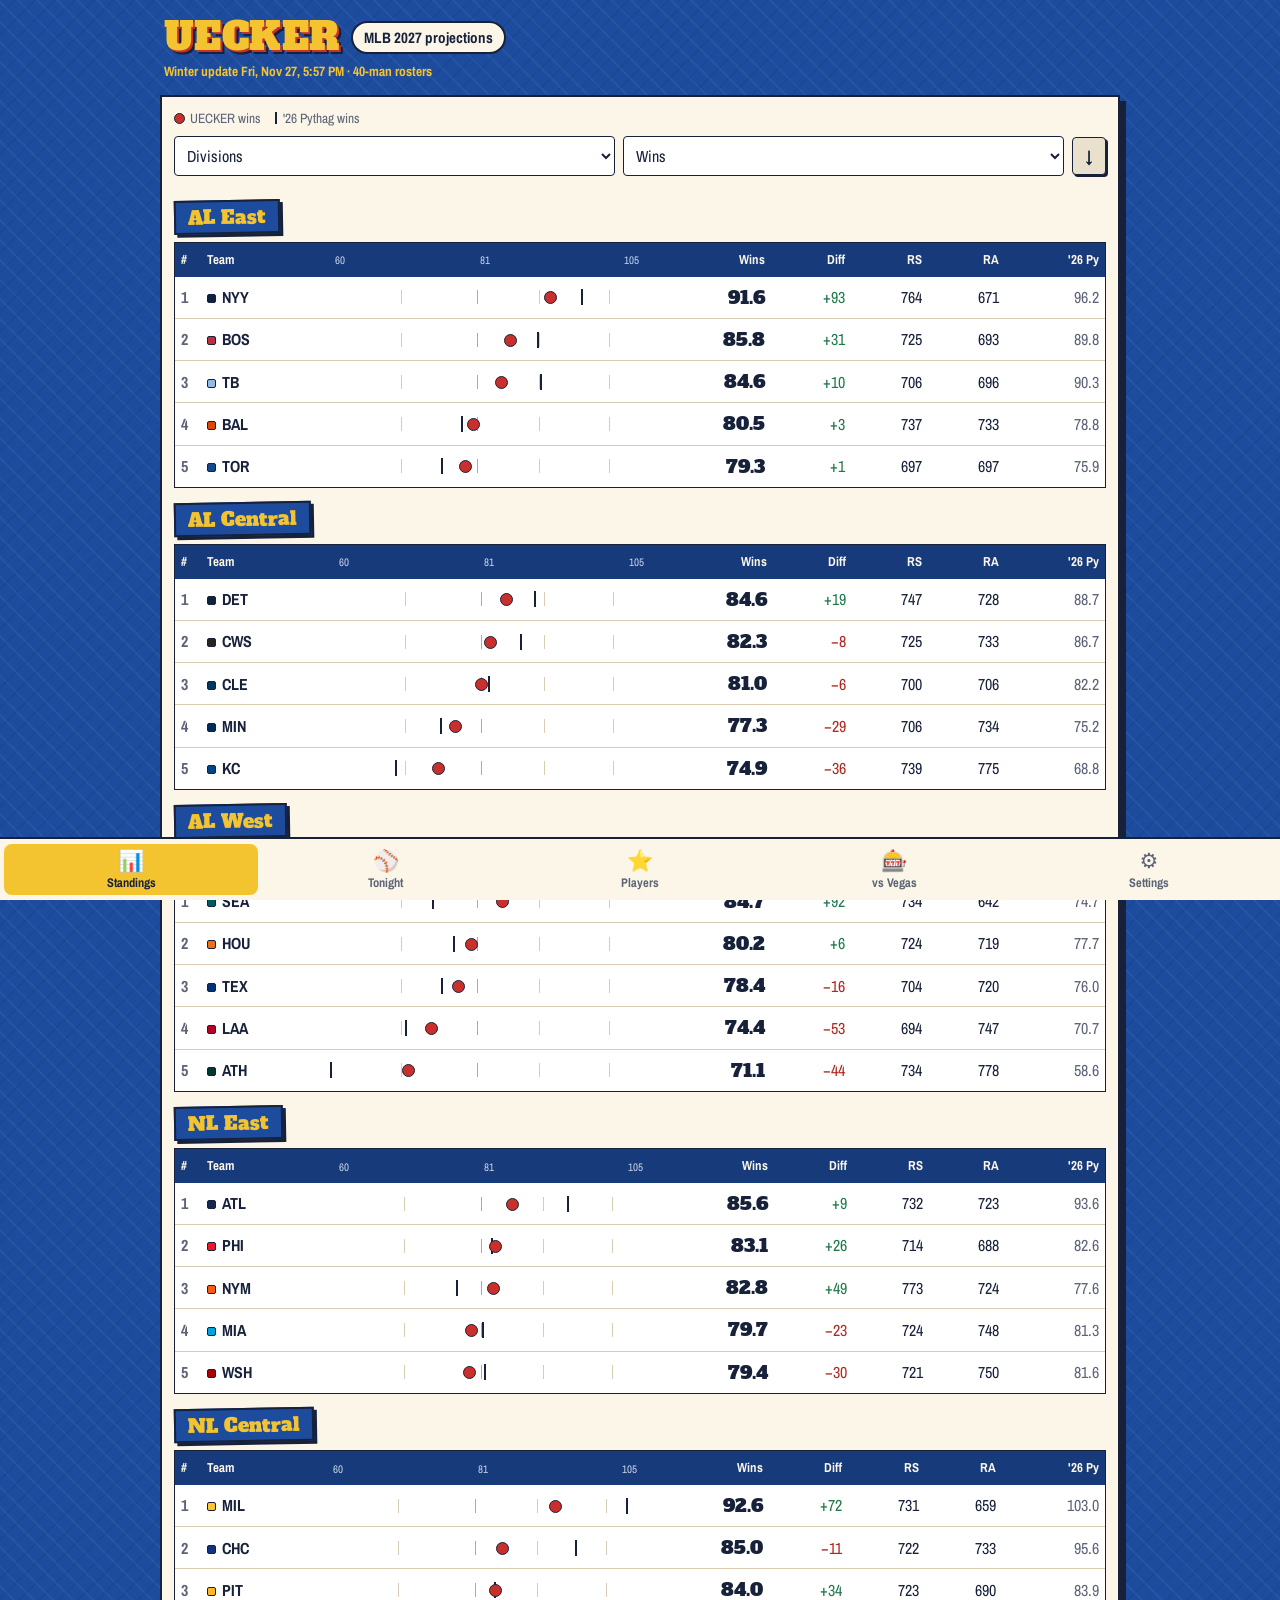
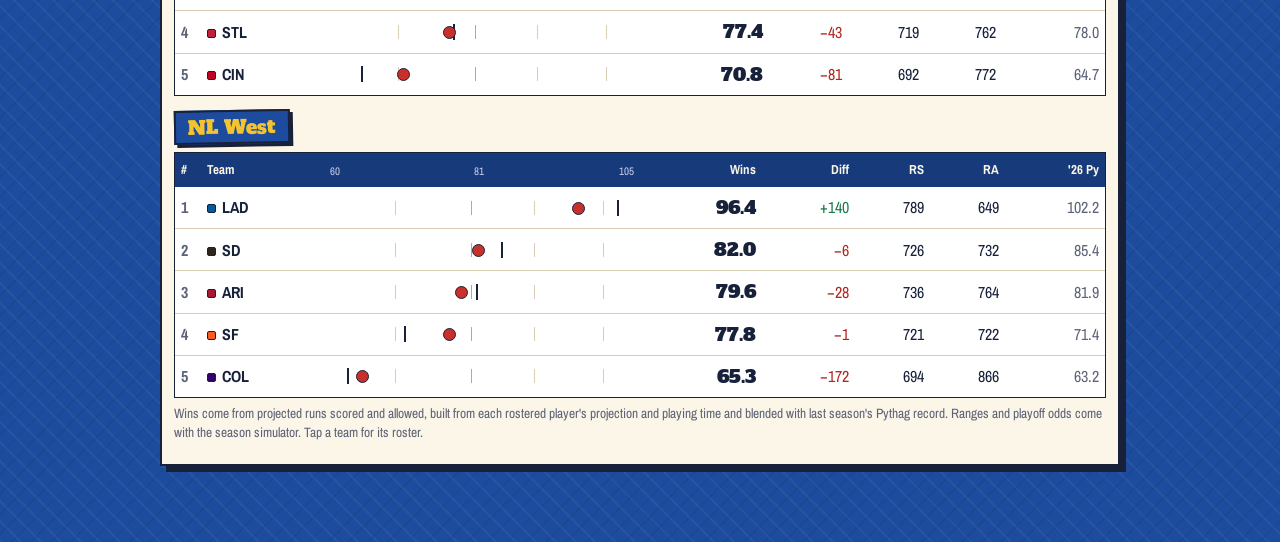
<file: site/index.html>
<!doctype html>
<html lang="en">
<head>
<meta charset="utf-8">
<meta name="viewport" content="width=device-width, initial-scale=1, viewport-fit=cover">
<meta name="theme-color" content="#163A7A">
<meta name="color-scheme" content="light">
<title>UECKER '27: MLB projections</title>
<link rel="manifest" href="manifest.webmanifest">
<link rel="apple-touch-icon" href="icons/apple-touch-icon.png">
<link rel="preconnect" href="https://fonts.googleapis.com">
<link rel="preconnect" href="https://fonts.gstatic.com" crossorigin>
<link href="https://fonts.googleapis.com/css2?family=Alfa+Slab+One&family=Archivo+Narrow:wght@400;700&family=Courier+Prime:wght@400;700&display=swap" rel="stylesheet">
<style>
/* UECKER app. Layout follows JIMBO (header, framed panel, bottom tab bar, tables, detail tiles); colours are UECKER's own
   80s wax-pack blue, card-stock yellow and ink. No real card-maker marks, team logos or photos. */
:root{
  --wax:#1D4C9E; --wax-dk:#163A7A; --ink:#17213A; --stock:#E9E1CC; --paper:#FBF6E8; --rule:#D8CDB2; --muted:#5E6478;
  --yellow:#F4C430; --red:#C8302C; --pos:#1F7A4A; --neg:#B3261E; --wood:#5B3A22;
  --slab:"Alfa Slab One",Rockwell,"Roboto Slab",Georgia,serif;
  --body:"Archivo Narrow","Arial Narrow",system-ui,sans-serif;
  --type:"Courier Prime","Courier New",monospace;
  --navh:64px;
}
*{box-sizing:border-box}
html{-webkit-text-size-adjust:100%}
body{margin:0;min-height:100vh;color:var(--ink);font-family:var(--body);font-size:16px;line-height:1.4;padding-bottom:calc(var(--navh) + env(safe-area-inset-bottom) + 12px);
  background:var(--wax);
  background-image:repeating-linear-gradient(45deg,rgba(255,255,255,.045) 0 2px,transparent 2px 14px),
                   repeating-linear-gradient(-45deg,rgba(0,0,0,.06) 0 2px,transparent 2px 14px);}
a{color:inherit}
button,select,input{font:inherit;color:inherit}
:focus-visible{outline:3px solid var(--yellow);outline-offset:2px}
[hidden]{display:none !important}
.pos{color:var(--pos)}.neg{color:var(--neg)}

/* ---------- header ---------- */
header{max-width:980px;margin:0 auto;padding:18px 14px 4px;color:var(--paper)}
h1{margin:0 0 6px;display:flex;align-items:center;flex-wrap:wrap;gap:8px 12px}
.brand{font-family:var(--slab);font-weight:400;font-size:38px;line-height:1;letter-spacing:.01em;color:var(--yellow);text-decoration:none;
  text-shadow:2px 2px 0 var(--red),4px 4px 0 var(--ink)}
.h1sub{font-family:var(--body);font-weight:700;font-size:15px;background:var(--paper);color:var(--ink);padding:4px 11px;border-radius:999px;border:2px solid var(--ink)}
.fresh{font-size:13.5px;font-weight:700;color:var(--yellow);margin:0 0 10px}

/* ---------- framed panel ---------- */
main{max-width:980px;margin:0 auto;padding:0 10px}
.panel{background:var(--paper);border:2px solid var(--ink);box-shadow:6px 6px 0 var(--ink);padding:12px 12px 16px;min-height:60vh}
h2.sec{display:inline-block;font-family:var(--slab);font-weight:400;font-size:19px;line-height:1.1;margin:14px 0 8px;padding:5px 12px 4px;
  background:var(--wax);color:var(--yellow);border:2px solid var(--ink);box-shadow:3px 3px 0 var(--ink);transform:rotate(-1deg)}
h2.sec:first-child{margin-top:2px}
.note{font-size:13.5px;color:var(--muted);margin:6px 0}
.legend{display:flex;flex-wrap:wrap;gap:4px 14px;font-size:13.5px;color:var(--muted);margin:0 0 8px}
.lg-dot{display:inline-block;width:11px;height:11px;border-radius:50%;background:var(--red);border:1.5px solid var(--ink);vertical-align:-1px;margin-right:5px}
.lg-tick{display:inline-block;width:2px;height:12px;background:var(--ink);vertical-align:-1px;margin-right:6px}

/* ---------- controls ---------- */
.tools{display:flex;flex-wrap:wrap;gap:8px;align-items:center;margin:0 0 10px}
.tools select,.tools input{border:1.5px solid var(--ink);border-radius:4px;background:#fff;padding:7px 8px;font-size:16px;min-width:0}
.tools input{flex:1 1 160px}
.tools select{flex:1 1 130px}
.btn{border:1.5px solid var(--ink);border-radius:4px;background:var(--stock);padding:7px 12px;font-weight:700;cursor:pointer;box-shadow:2px 2px 0 var(--ink)}
.btn:active{transform:translate(1px,1px);box-shadow:1px 1px 0 var(--ink)}
.more{display:block;margin:12px auto 0}
.seg{display:inline-flex;border:1.5px solid var(--ink);border-radius:5px;overflow:hidden;margin:0 0 10px}
.seg button{border:0;background:#fff;padding:7px 12px;font-weight:700;cursor:pointer}
.seg button+button{border-left:1.5px solid var(--ink)}
.seg button[aria-pressed=true]{background:var(--ink);color:var(--yellow)}
.count{font-size:13.5px;color:var(--muted)}

/* ---------- tables ---------- */
.tbl{overflow-x:auto;border:1.5px solid var(--ink);background:#fff}
table{border-collapse:collapse;width:100%;font-variant-numeric:tabular-nums}
th{font-size:13px;font-weight:700;text-align:right;padding:8px 6px;background:var(--wax-dk);color:var(--paper);white-space:nowrap;vertical-align:bottom}
th button{background:none;border:0;padding:0;font-weight:700;cursor:pointer;color:inherit}
th[aria-sort] button{color:var(--yellow);text-decoration:underline;text-underline-offset:3px}
td{padding:8px 6px;text-align:right;border-bottom:1px solid var(--rule);vertical-align:middle}
tbody tr:last-child td{border-bottom:0}
.l{text-align:left}
td.rk{color:var(--muted);font-weight:700;width:26px}
.tm{font-weight:700;white-space:nowrap}
.tm a,.nm a{text-decoration:none}
.tm a:hover,.nm a:hover{text-decoration:underline}
.chip{display:inline-block;width:9px;height:9px;border-radius:2px;margin-right:6px;background:var(--tc);border:1px solid var(--ink);vertical-align:0}
.w{font-family:var(--slab);font-weight:400;font-size:18px}
.nm{font-weight:700}
.nm .sub{display:block;font-weight:400;font-size:13px;color:var(--muted)}
.big{font-weight:700;font-size:17px}
.dim{color:var(--muted)}
/* wins dot chart */
td.ch{width:34%;min-width:110px;padding-left:2px;padding-right:2px}
.chart{position:relative;height:18px}
.chart .gl{position:absolute;top:2px;bottom:2px;width:1px;background:var(--rule)}
.chart .gl.mid{background:#B7AA88}
.chart .dot{position:absolute;top:3px;width:13px;height:13px;margin-left:-6.5px;border-radius:50%;background:var(--red);border:1.5px solid var(--ink)}
.chart .py{position:absolute;top:1px;bottom:1px;width:2px;margin-left:-1px;background:var(--ink)}
.axis{display:flex;justify-content:space-between;font-weight:400;font-size:11px;color:#C9D3EC}
@media (max-width:520px){.hide-s{display:none}}

/* ---------- detail views ---------- */
.pvtop{display:flex;justify-content:space-between;align-items:center;margin:0 0 6px}
.back{font-weight:700;text-decoration:none;color:var(--wax)}
.pvname{font-family:var(--slab);font-weight:400;font-size:30px;line-height:1.05;margin:4px 0 2px}
.pvsub{color:var(--muted);margin:0 0 12px}
.stripe{height:8px;background:var(--tc);border:1.5px solid var(--ink);margin:0 0 10px}
.tiles{display:grid;grid-template-columns:repeat(auto-fill,minmax(150px,1fr));gap:10px;margin:0 0 12px}
.tile{border:1.5px solid var(--ink);background:#fff;box-shadow:3px 3px 0 var(--ink);padding:8px 10px 9px}
.tile .k{font-size:13.5px;color:var(--muted)}
.tile .v{font-family:var(--slab);font-weight:400;font-size:28px;line-height:1.1}
.tile .s{font-size:12.5px;color:var(--muted)}
/* card-back stat box: the one nod to the cards */
.cardback{background:var(--stock);border:2px solid var(--ink);padding:8px;margin:0 0 10px;
  background-image:radial-gradient(rgba(0,0,0,.05) 1px,transparent 1.2px);background-size:4px 4px}
.cardback .tbl{background:transparent;border:0}
.cardback table{font-family:var(--type);font-size:13px}
.cardback th{background:none;color:var(--ink);border-bottom:1.5px solid var(--ink);padding:3px 4px;font-family:var(--type)}
.cardback td{padding:3px 4px;border:0}
.cardback th:first-child,.cardback td:first-child{text-align:left}
.cardback tr.proj td{background:var(--ink);color:var(--yellow);font-weight:700}
.tv{display:flex;gap:8px;align-items:center;margin-top:8px;background:var(--paper);border:1.5px solid var(--ink);padding:6px 8px;font-size:14px}
.tv svg{flex:none;width:28px;height:28px}

/* ---------- placeholders ---------- */
.ph{border:2px dashed var(--muted);background:#fff;padding:18px 16px;text-align:center}
.ph .ic{font-size:34px;line-height:1}
.ph h3{font-family:var(--slab);font-weight:400;font-size:20px;margin:8px 0 4px}
.ph p{margin:4px auto;max-width:44ch;color:var(--muted)}
.datebar{display:flex;align-items:center;justify-content:space-between;margin:0 0 12px}
.datebar .btn{width:44px;padding:6px 0;text-align:center}
.datebar .btn[disabled]{opacity:.4;cursor:default}
.datebar b{font-family:var(--slab);font-weight:400;font-size:24px;display:block;text-align:center}
.datebar span{display:block;text-align:center;color:var(--muted);font-size:13.5px}

/* ---------- settings / about ---------- */
.prose{max-width:68ch}
.prose h3{font-family:var(--slab);font-weight:400;font-size:18px;margin:16px 0 4px}
.prose dt{font-weight:700;margin-top:6px}.prose dd{margin:0}
.prose ul{padding-left:20px;margin:4px 0}

/* ---------- bottom nav ---------- */
.bnav{position:fixed;left:0;right:0;bottom:0;z-index:10;display:flex;background:var(--paper);border-top:2px solid var(--ink);
  padding:5px 4px calc(5px + env(safe-area-inset-bottom))}
.bnav a{flex:1;display:flex;flex-direction:column;align-items:center;gap:1px;padding:5px 0 4px;border-radius:8px;text-decoration:none;font-size:12.5px;font-weight:700;color:var(--muted)}
.bnav .ic{font-size:21px;line-height:1.1}
.bnav a[aria-current=page]{background:var(--yellow);color:var(--ink)}
footer{max-width:980px;margin:18px auto 0;padding:0 14px;font-size:13px;color:#C9D3EC}
td.nw{white-space:nowrap}

/* ---------- run breakdown (S14) ---------- */
.bdcm{font-family:var(--type);font-size:15px;margin:2px 0 8px;padding:6px 10px;background:var(--stock);border-left:4px solid var(--red)}
.bd{border:1.5px solid var(--ink);background:#fff;padding:4px 10px}
.bdr{display:grid;grid-template-columns:7.5em 1fr 4em;align-items:center;gap:8px;padding:5px 0;border-bottom:1px solid var(--rule)}
.bdr:last-child{border-bottom:0}
.bdr.tot{font-weight:700;border-top:1.5px solid var(--ink)}
.bdk{font-weight:700;font-size:14.5px}
.bdv{text-align:right;font-variant-numeric:tabular-nums;font-weight:700}
.bdbar{position:relative;height:12px;background:linear-gradient(var(--rule),var(--rule)) center/1.5px 100% no-repeat}
.bdbar i{position:absolute;top:0;bottom:0;border:1px solid var(--ink)}
.bdbar i.p{background:var(--pos)}.bdbar i.n{background:var(--neg)}

</style>
</head>
<body>
<header>
  <h1><a class="brand" href="#/standings">UECKER</a><span class="h1sub">MLB 2027 projections</span></h1>
  <p class="fresh" id="fresh"></p>
</header>
<main><section class="panel" id="view" aria-live="polite"><p class="note">Loading the 2027 projections…</p></section></main>
<nav class="bnav" aria-label="Sections">
  <a href="#/standings" data-sec="standings" aria-current="page"><span class="ic" aria-hidden="true">📊</span>Standings</a>
  <a href="#/tonight" data-sec="tonight"><span class="ic" aria-hidden="true">⚾</span>Tonight</a>
  <a href="#/players" data-sec="players"><span class="ic" aria-hidden="true">⭐</span>Players</a>
  <a href="#/vegas" data-sec="vegas"><span class="ic" aria-hidden="true">🎰</span>vs Vegas</a>
  <a href="#/settings" data-sec="settings"><span class="ic" aria-hidden="true">⚙️</span>Settings</a>
</nav>
<script>
// UECKER app: JIMBO-style layout. Standings, Tonight (placeholder), Players, vs Vegas, Settings; team and player views.
// Reads data/teams.json, players.json, meta.json (pipeline/export_app.py).
(() => {
'use strict';
// team colour (chip / stripe only; no logos)
const TC = {ARI:'#A71930',ATL:'#13274F',BAL:'#DF4601',BOS:'#BD3039',CHC:'#0E3386',CWS:'#27251F',CIN:'#C6011F',CLE:'#00385D',
  COL:'#33006F',DET:'#0C2340',HOU:'#EB6E1F',KC:'#004687',LAA:'#BA0021',LAD:'#005A9C',MIA:'#00A3E0',MIL:'#FFC52F',MIN:'#002B5C',
  NYM:'#FF5910',NYY:'#0C2340',ATH:'#003831',PHI:'#E81828',PIT:'#FDB827',SD:'#2F241D',SF:'#FD5A1E',SEA:'#005C5C',STL:'#C41E3A',
  TB:'#8FBCE6',TEX:'#003278',TOR:'#134A8E',WSH:'#AB0003',FA:'#9A9A9A'};
const DIVS = ['AL East','AL Central','AL West','NL East','NL Central','NL West'];
const $ = s => document.querySelector(s);
const esc = s => String(s ?? '').replace(/[&<>"']/g, c => ({'&':'&amp;','<':'&lt;','>':'&gt;','"':'&quot;',"'":'&#39;'}[c]));
const MN = '−';
const sgn = (x, d=1) => x == null ? '—' : (x > 0 ? '+' : x < 0 ? MN : '') + Math.abs(x).toFixed(d);
const pm = (x, d=1) => `<span class="${x > 0.05 ? 'pos' : x < -0.05 ? 'neg' : ''}">${sgn(x, d)}</span>`;
const f3 = x => x == null ? '—' : x.toFixed(3).replace(/^0/, '');
const s3 = x => x == null ? '—' : (x >= 0 ? '+' : MN) + Math.abs(x).toFixed(3).replace(/^0/, '');
const norm = s => s.toLowerCase().normalize('NFD').replace(/[̀-ͯ]/g, '');
let T = [], P = [], M = {}, teamById = {}, byTeam = {}, prevHash = '';
const view = $('#view');

const abOf = p => (teamById[p.t] || {}).ab || 'FA';
const role = p => {
  if (p.k === 'hit') return p.pos === 'TWP' ? 'DH' : (p.pos || '—');
  const last = p.h[p.h.length - 1];
  return last && last[8] / Math.max(1, last[7]) >= 0.5 ? 'SP' : 'RP';
};
const unit = p => p.k === 'hit' ? 'PA' : 'BF';

// ---------- standings
const st = {group: 'div', sort: 'w', desc: true};
const SORTS = {w: ['Wins', t => t.w], rd: ['Run diff', t => t.rd], rs: ['Runs scored', t => t.rs],
               ra: ['Runs allowed', t => -t.ra], py: ["'26 Pythag", t => t.py]};
const LO = 60, HI = 105, xp = w => Math.max(0, Math.min(100, (w - LO) / (HI - LO) * 100));
function chart(t) {
  const gl = [70, 81, 90, 100].map(w => `<i class="gl${w === 81 ? ' mid' : ''}" style="left:${xp(w)}%"></i>`).join('');
  return `<div class="chart" aria-hidden="true">${gl}<i class="py" style="left:${xp(t.py)}%"></i><i class="dot" style="left:${xp(t.w)}%"></i></div>`;
}
function standings() {
  const key = SORTS[st.sort][1];
  const order = [...T].sort((a, b) => st.desc ? key(b) - key(a) : key(a) - key(b));
  const groups = st.group === 'div' ? DIVS.map(d => [d, order.filter(t => t.div === d)])
    : st.group === 'lg' ? [['American League', order.filter(t => t.div.startsWith('AL'))], ['National League', order.filter(t => t.div.startsWith('NL'))]]
    : [['All teams', order]];
  const head = `<thead><tr><th class="l">#</th><th class="l">Team</th>
    <th class="l ch"><div class="axis"><span>${LO}</span><span>81</span><span>${HI}</span></div></th>
    <th>Wins</th><th>Diff</th><th class="hide-s">RS</th><th class="hide-s">RA</th><th class="hide-s">'26 Py</th></tr></thead>`;
  const row = (t, i) => `<tr><td class="l rk">${i + 1}</td>
    <td class="l tm"><a href="#/team/${t.id}"><i class="chip" style="--tc:${TC[t.ab]}"></i>${t.ab}</a></td>
    <td class="ch">${chart(t)}</td><td class="w">${t.w.toFixed(1)}</td><td>${pm(t.rd, 0)}</td>
    <td class="hide-s">${t.rs}</td><td class="hide-s">${t.ra}</td><td class="hide-s dim">${t.py.toFixed(1)}</td></tr>`;
  view.innerHTML = `
    <div class="legend"><span><i class="lg-dot"></i>UECKER wins</span><span><i class="lg-tick"></i>'26 Pythag wins</span></div>
    <div class="tools">
      <select id="stg" aria-label="Group teams"><option value="div">Divisions</option><option value="lg">Leagues</option><option value="all">All teams</option></select>
      <select id="sts" aria-label="Sort teams by">${Object.entries(SORTS).map(([k, v]) => `<option value="${k}">${v[0]}</option>`).join('')}</select>
      <button class="btn" id="std" type="button" aria-label="Reverse sort order">${st.desc ? '↓' : '↑'}</button>
    </div>
    ${groups.map(([g, ts]) => `<h2 class="sec">${g}</h2><div class="tbl"><table>${head}<tbody>${ts.map(row).join('')}</tbody></table></div>`).join('')}
    <p class="note">Wins come from projected runs scored and allowed, built from each rostered player's projection and playing time and blended with last season's Pythag record. Ranges and playoff odds come with the season simulator. Tap a team for its roster.</p>`;
  $('#stg').value = st.group; $('#sts').value = st.sort;
  $('#stg').onchange = e => { st.group = e.target.value; standings(); };
  $('#sts').onchange = e => { st.sort = e.target.value; st.desc = true; standings(); };
  $('#std').onclick = () => { st.desc = !st.desc; standings(); };
}

// ---------- player table (Players tab and team view)
const PCOL = {runs: p => p.runs, std: p => p.std, pt: p => p.pt};
function ptable(list, opt = {}) {
  const sort = opt.sort || 'runs';
  const rows = list.map((p, i) => `<tr><td class="l rk">${i + 1}</td>
    <td class="l nm"><a href="#/player/${p.id}">${esc(p.n)}</a><span class="sub">${opt.team ? '' : abOf(p) + ' · '}${role(p)}${p.age ? ' · age ' + Math.floor(p.age) : ''}</span></td>
    <td class="nw">${p.pt}<span class="dim"> ${unit(p)}</span></td><td class="hide-s">${pm(p.std)}</td><td class="big">${pm(p.runs)}</td></tr>`).join('');
  const th = (k, label, cls = '', title = '') => `<th class="${cls}"${k === sort ? ' aria-sort="descending"' : ''}>${opt.sortable ? `<button data-sort="${k}" title="${title}">${label}</button>` : label}</th>`;
  return `<div class="tbl"><table><thead><tr><th class="l">#</th><th class="l">Player</th>
    ${th('pt', 'Proj PT', '', 'Projected plate appearances or batters faced')}
    ${th('std', 'Per season', 'hide-s', 'Runs vs average per 600 PA (hitters) or 200 IP (pitchers)')}
    ${th('runs', 'Runs', '', 'Projected runs vs an average player over his projected playing time')}</tr></thead>
    <tbody>${rows || '<tr><td colspan="5" class="l dim">No players match. Try a wider filter.</td></tr>'}</tbody></table></div>`;
}

const pl = {q: '', team: '', pos: '', min: 100, sort: 'runs', n: 50};
function players() {
  const tOpts = [...T].sort((a, b) => a.ab.localeCompare(b.ab)).map(t => `<option value="${t.id}">${t.ab}</option>`).join('');
  view.innerHTML = `<div class="tools">
      <input id="q" type="search" placeholder="Search player" aria-label="Search player" autocomplete="off">
      <select id="tf" aria-label="Team"><option value="">All teams</option>${tOpts}<option value="fa">Unsigned</option></select>
      <select id="pf" aria-label="Position"><option value="">All positions</option><option value="hit">Hitters</option><option value="pit">Pitchers</option>
        <option value="SP">SP</option><option value="RP">RP</option>${['C','1B','2B','3B','SS','LF','CF','RF','DH'].map(x => `<option>${x}</option>`).join('')}</select>
      <select id="mf" aria-label="Minimum playing time"><option value="0">Any playing time</option><option value="100">100+ PA or BF</option><option value="300">300+ PA or BF</option><option value="500">500+ PA or BF</option></select>
      <span class="count" id="count"></span></div><div id="pt"></div><button class="btn more" id="more">Show 50 more</button>
      <p class="note">Runs = projected runs vs an average player over his projected playing time: hitters count batting, baserunning, fielding and position; pitchers count runs saved. Per season = the same per 600 PA or 200 IP. Tap a header to sort.</p>`;
  $('#q').value = pl.q; $('#tf').value = pl.team; $('#pf').value = pl.pos; $('#mf').value = pl.min;
  const draw = () => {
    const k = norm(pl.q.trim());
    const L = P.filter(p => p.pt >= pl.min
      && (!pl.team || (pl.team === 'fa' ? p.t == null : p.t === +pl.team))
      && (!pl.pos || p.k === pl.pos || role(p) === pl.pos)
      && (!k || p._s.includes(k)));
    L.sort((a, b) => PCOL[pl.sort](b) - PCOL[pl.sort](a));
    $('#count').textContent = `${L.length.toLocaleString()} players`;
    $('#pt').innerHTML = ptable(L.slice(0, pl.n), {sort: pl.sort, sortable: true});
    $('#more').hidden = L.length <= pl.n;
    $('#pt').querySelectorAll('th button').forEach(b => b.onclick = () => { pl.sort = b.dataset.sort; draw(); });
  };
  let qt;
  $('#q').oninput = e => { clearTimeout(qt); qt = setTimeout(() => { pl.q = e.target.value; pl.n = 50; draw(); }, 120); };
  $('#tf').onchange = e => { pl.team = e.target.value; pl.n = 50; draw(); };
  $('#pf').onchange = e => { pl.pos = e.target.value; pl.n = 50; draw(); };
  $('#mf').onchange = e => { pl.min = +e.target.value; pl.n = 50; draw(); };
  $('#more').onclick = () => { pl.n += 50; draw(); };
  draw();
}

// ---------- team view
let tside = 'hit';
function teamView(id) {
  const t = teamById[id];
  if (!t) return notFound();
  const rank = [...T].sort((a, b) => b.w - a.w).indexOf(t) + 1;
  const all = byTeam[id] || [];
  const list = all.filter(p => p.k === tside).sort((a, b) => b.runs - a.runs);
  const nH = all.filter(p => p.k === 'hit').length;
  view.innerHTML = `<div class="pvtop"><a class="back" href="#/standings">‹ Standings</a></div>
    <div class="pvname">${esc(t.name)}</div><p class="pvsub">${t.div}</p><div class="stripe" style="--tc:${TC[t.ab]}"></div>
    <div class="tiles">
      <div class="tile"><div class="k">UECKER wins</div><div class="v">${t.w.toFixed(1)}</div><div class="s">#${rank} of 30</div></div>
      <div class="tile"><div class="k">Run differential</div><div class="v">${pm(t.rd, 0)}</div><div class="s">${t.rs} scored, ${t.ra} allowed</div></div>
      <div class="tile"><div class="k">'26 Pythag wins</div><div class="v">${t.py.toFixed(1)}</div><div class="s">from last season's runs</div></div>
      <div class="tile"><div class="k">Roster alone</div><div class="v">${t.uw.toFixed(1)}</div><div class="s">wins before the blend with '26</div></div>
    </div>
    <div class="seg" role="group" aria-label="Hitters or pitchers"><button aria-pressed="${tside === 'hit'}" data-s="hit">Hitters (${nH})</button><button aria-pressed="${tside === 'pit'}" data-s="pit">Pitchers (${all.length - nH})</button></div>
    ${ptable(list, {team: true})}
    <p class="note">Everyone on the 40-man roster with projected playing time. Depth charts and role editing come in a later version.</p>`;
  view.querySelectorAll('.seg button').forEach(b => b.onclick = () => { tside = b.dataset.s; teamView(id); });
}

// ---------- player view
const BALL = `<svg viewBox="0 0 40 40" aria-hidden="true"><circle cx="20" cy="20" r="17" fill="#FBF6E8" stroke="#17213A" stroke-width="2.5"/>
<path d="M9 9c4 4 4 18 0 22M31 9c-4 4-4 18 0 22" fill="none" stroke="#C8302C" stroke-width="2" stroke-dasharray="2.5 2"/></svg>`;
// run breakdown (S14): components from the export (p.bd = [[key, runs], ...]) and the one-line comment (p.cm)
function breakdown(p) {
  const bd = (p.bd || []).filter(x => x[1] !== null);
  if (!bd.length) return '';
  const lab = M.parts || {}, hit = p.k === 'hit';
  const top = Math.max(10, ...bd.map(x => Math.abs(x[1])));
  const rows = bd.map(([k, v]) => {
    const w = Math.min(50, 50 * Math.abs(v) / top);
    return `<div class="bdr"><span class="bdk">${esc(lab[k] || k)}</span>
      <span class="bdbar" aria-hidden="true"><i class="${v < 0 ? 'n' : 'p'}" style="width:${w.toFixed(1)}%;${v < 0 ? 'right:50%' : 'left:50%'}"></i></span>
      <span class="bdv ${v > 0.05 ? 'pos' : v < -0.05 ? 'neg' : ''}">${pm(v)}</span></div>`;
  }).join('');
  const note = hit
    ? (bd.length === 1 ? 'Batting only for now.'
                       : 'Each piece in runs vs an average player over his projected playing time. Position credits harder spots (catcher, shortstop) and charges easier ones (first base, DH). Team win totals use batting only: fielding and baserunning did not improve them in testing.')
    : 'Each piece in runs vs an average pitcher over his projected batters faced. Strikeouts, walks and hit batters are each counted against an average ball in play, so Contact is quality per ball in play.';
  return `<h2 class="sec">Run breakdown</h2>
    ${p.cm ? `<p class="bdcm">${esc(p.cm)}</p>` : ''}
    <div class="bd">${rows}<div class="bdr tot"><span class="bdk">Total</span><span class="bdbar"></span><span class="bdv">${pm(p.runs)}</span></div></div>
    <p class="note">${note}</p>`;
}
function playerView(id) {
  const p = P.find(x => x.id === id);
  if (!p) return notFound();
  const hit = p.k === 'hit', t = teamById[p.t];
  const peers = P.filter(x => x.k === p.k).sort((a, b) => b.runs - a.runs);
  const bt = p.b && p.th ? `bats ${p.b}, throws ${p.th}` : '';
  const sub = [t ? t.name : 'Unsigned', role(p), p.age ? `age ${p.age.toFixed(1)} in '27` : '', bt].filter(Boolean).join(' · ');
  const rows = p.h.map(h => hit
    ? `<tr><td>${h[0]}</td><td>${h[1]}</td><td>${h[4]}</td><td>${h[5]}</td><td>${h[6]}</td><td>${f3(h[2])}</td><td>${s3(h[3])}</td></tr>`
    : `<tr><td>${h[0]}</td><td>${h[7]}</td><td>${h[8]}</td><td>${h[2].toFixed(1)}</td><td>${h[3]}</td><td>${h[4]}</td><td>${h[5]}</td><td>${h[6].toFixed(2)}</td></tr>`).join('');
  const proj = hit ? `<tr class="proj"><td>2027</td><td>${p.pt}</td><td colspan="4"></td><td>${s3(p.rate)}</td></tr>`
                   : `<tr class="proj"><td>2027</td><td colspan="6">${p.pt} batters faced</td><td>${sgn(p.rate, 2)}</td></tr>`;
  const head = hit ? '<th>Year</th><th>PA</th><th>HR</th><th>BB</th><th>SO</th><th>wOBA</th><th>vs lg</th>'
                   : '<th>Year</th><th>G</th><th>GS</th><th>IP</th><th>K</th><th>BB</th><th>HR</th><th>RA9</th>';
  const back = prevHash && !/^#\/player\//.test(prevHash) ? prevHash : '#/players';
  view.innerHTML = `<div class="pvtop"><a class="back" href="${esc(back)}">‹ Back</a></div>
    <div class="pvname">${esc(p.n)}</div><p class="pvsub">${esc(sub)}</p><div class="stripe" style="--tc:${TC[abOf(p)]}"></div>
    <div class="tiles">
      <div class="tile"><div class="k">Runs vs average</div><div class="v">${pm(p.runs)}</div><div class="s">#${peers.indexOf(p) + 1} of ${peers.length.toLocaleString()} ${hit ? 'hitters' : 'pitchers'}</div></div>
      <div class="tile"><div class="k">Per ${hit ? '600 PA' : '200 IP'}</div><div class="v">${pm(p.std)}</div><div class="s">runs vs average</div></div>
      <div class="tile"><div class="k">${hit ? 'wOBA vs league' : 'RA9 vs league'}</div><div class="v">${hit ? s3(p.rate) : sgn(p.rate, 2)}</div><div class="s">${hit ? 'higher is better' : 'lower is better'}</div></div>
      <div class="tile"><div class="k">Projected ${hit ? 'PA' : 'batters faced'}</div><div class="v">${p.pt}</div><div class="s">${M.inputs.startsWith('winter') ? 'winter roster estimate' : 'opening-day roster'}</div></div>
    </div>
    ${breakdown(p)}
    <h2 class="sec">Last three seasons</h2>
    <div class="cardback"><div class="tbl"><table><thead><tr>${head}</tr></thead><tbody>${rows || `<tr><td colspan="8" class="l">No MLB time 2024-26.</td></tr>`}${proj}</tbody></table></div>
      <div class="tv">${BALL}<span>${esc(p.tv)}</span></div></div>`;
}

// ---------- placeholders
function tonight() {
  const d = new Date();
  view.innerHTML = `<div class="datebar"><button class="btn" disabled aria-label="Previous day">‹</button>
      <div><b>Tonight</b><span>${d.toLocaleDateString(undefined, {weekday: 'long', month: 'long', day: 'numeric'})}</span></div>
      <button class="btn" disabled aria-label="Next day">›</button></div>
    <div class="ph"><div class="ic" aria-hidden="true">⚾</div><h3>No games tonight</h3>
      <p>It's the offseason, and game odds aren't built yet. Once they are, this page lists every game with each team's win chance and the probable starters, with the Vegas line beside it.</p></div>`;
}
function vegas() {
  const b = M.backtest || [];
  view.innerHTML = `<h2 class="sec">UECKER vs Vegas</h2>
    <div class="ph"><div class="ic" aria-hidden="true">🎰</div><h3>2027 lines aren't in yet</h3>
      <p>When sportsbooks post 2027 win totals they'll show here next to UECKER's, team by team. Vegas is a yardstick only: it never enters the model.</p></div>
    <h2 class="sec">Past seasons</h2>
    <p class="note">Typical preseason miss in wins (root mean square error), 2016-2024 seasons without 2020. Lower is better.</p>
    <div class="tiles">${b.map(x => `<div class="tile"><div class="k">${esc(x[0])}</div><div class="v">${x[1].toFixed(2)}</div><div class="s">${esc(x[2])}</div></div>`).join('')}</div>`;
}
function settings() {
  const L = M.labels || {};
  view.innerHTML = `<h2 class="sec">Your changes</h2>
    <div class="ph"><div class="ic" aria-hidden="true">✏️</div><h3>Role editing is coming</h3>
      <p>Later you'll be able to set a player's lineup spot, rotation slot or bullpen role and watch the standings recompute.</p></div>
    <div class="prose"><h2 class="sec">How it works</h2>
    <p>UECKER (Unified Expected Contribution &amp; Key Efficiency Ratings) projects every player's rate and playing time, then adds up each 40-man roster into runs scored and allowed. Vegas lines are never an input.</p>
    <ul><li>${esc(L.wins)}</li><li>${esc(L.hit)}</li><li>${esc(L.pit)}</li><li>${esc(L.pt)}</li></ul>
    <p>Data built ${esc(new Date(M.built).toLocaleString())}.</p>
    <h3>Glossary</h3><dl>
     <dt>Runs (vs average)</dt><dd>Projected runs above an average player over his projected playing time: hitters count batting, baserunning, fielding and position; pitchers count runs saved. 0 is average.</dd>
     <dt>Per season</dt><dd>The same per 600 plate appearances (hitters) or 200 innings (pitchers).</dd>
     <dt>PA, BF</dt><dd>Plate appearances; batters faced.</dd>
     <dt>wOBA vs league</dt><dd>Weighted on-base average minus the league's (+.020 is 20 points better).</dd>
     <dt>RA9 vs league</dt><dd>Runs allowed per nine innings minus the league's (negative is better).</dd>
     <dt>Pythag</dt><dd>Wins that a team's runs scored and allowed would predict.</dd>
     <dt>SP, RP</dt><dd>Starter if he started at least half his games last season, otherwise reliever.</dd></dl></div>`;
}
function notFound() { view.innerHTML = '<div class="ph"><h3>Nothing here</h3><p><a href="#/standings">Go to the standings</a>.</p></div>'; }

// ---------- routing
const NAV = {standings, tonight, players, vegas, settings};
const SEC = {team: 'standings', player: 'players'};
let cur = '';
function route() {
  prevHash = cur; cur = location.hash || '#/standings';
  const [, a = 'standings', b] = decodeURIComponent(cur.slice(1)).split('/');
  const sec = SEC[a] || (NAV[a] ? a : 'standings');
  document.querySelectorAll('.bnav a').forEach(x => x.dataset.sec === sec ? x.setAttribute('aria-current', 'page') : x.removeAttribute('aria-current'));
  if (a === 'team') teamView(+b); else if (a === 'player') playerView(b); else (NAV[a] || standings)();
  window.scrollTo(0, 0);
}

const getJSON = u => fetch(u).then(r => { if (!r.ok) throw new Error(r.status + ' ' + u); return r.json(); });
Promise.all(['data/teams.json', 'data/players.json', 'data/meta.json'].map(getJSON)).then(([t, p, m]) => {
  T = t; P = p; M = m;
  T.forEach(x => teamById[x.id] = x);
  P.forEach(x => { x._s = norm(x.n); (byTeam[x.t ?? 'fa'] ||= []).push(x); });
  const b = new Date(M.built);
  $('#fresh').textContent = `${M.inputs.startsWith('winter') ? 'Winter update' : 'Update'} ${b.toLocaleString(undefined, {weekday: 'short', month: 'short', day: 'numeric', hour: 'numeric', minute: '2-digit'})} · 40-man rosters`;
  window.addEventListener('hashchange', route); route();
}).catch(e => { view.innerHTML = `<div class="ph"><h3>The projections didn't load</h3><p>${esc(e.message)}. Reconnect and reload.</p></div>`; });

if ('serviceWorker' in navigator) navigator.serviceWorker.register('sw.js').catch(() => {});
})();

</script>
</body>
</html>
</file>
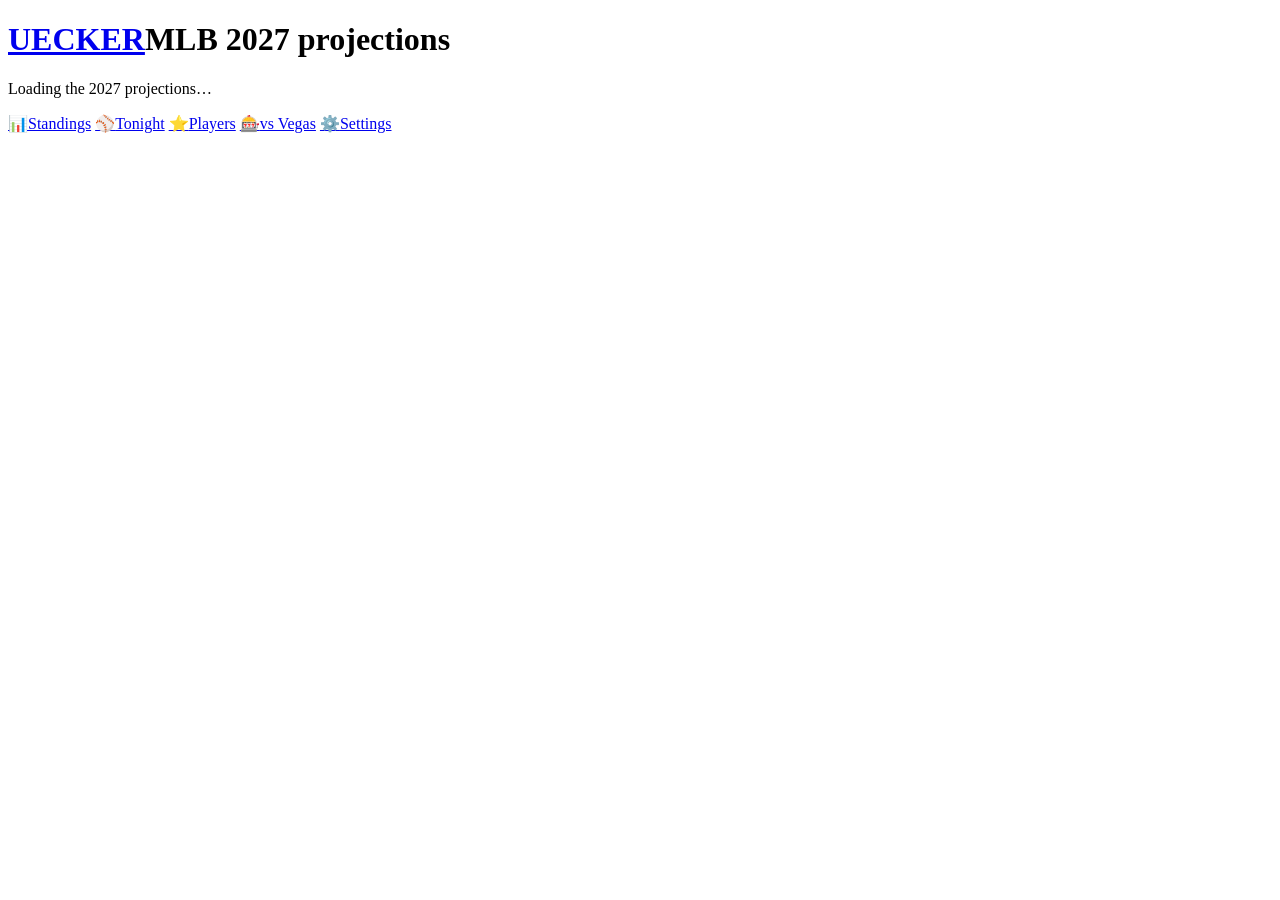
<file: site_src/index.html>
<!doctype html>
<html lang="en">
<head>
<meta charset="utf-8">
<meta name="viewport" content="width=device-width, initial-scale=1, viewport-fit=cover">
<meta name="theme-color" content="#163A7A">
<meta name="color-scheme" content="light">
<title>UECKER '27: MLB projections</title>
<link rel="manifest" href="manifest.webmanifest">
<link rel="apple-touch-icon" href="icons/apple-touch-icon.png">
<link rel="preconnect" href="https://fonts.googleapis.com">
<link rel="preconnect" href="https://fonts.gstatic.com" crossorigin>
<link href="https://fonts.googleapis.com/css2?family=Alfa+Slab+One&family=Archivo+Narrow:wght@400;700&family=Courier+Prime:wght@400;700&display=swap" rel="stylesheet">
<style>
/*__CSS__*/
</style>
</head>
<body>
<header>
  <h1><a class="brand" href="#/standings">UECKER</a><span class="h1sub">MLB 2027 projections</span></h1>
  <p class="fresh" id="fresh"></p>
</header>
<main><section class="panel" id="view" aria-live="polite"><p class="note">Loading the 2027 projections…</p></section></main>
<nav class="bnav" aria-label="Sections">
  <a href="#/standings" data-sec="standings" aria-current="page"><span class="ic" aria-hidden="true">📊</span>Standings</a>
  <a href="#/tonight" data-sec="tonight"><span class="ic" aria-hidden="true">⚾</span>Tonight</a>
  <a href="#/players" data-sec="players"><span class="ic" aria-hidden="true">⭐</span>Players</a>
  <a href="#/vegas" data-sec="vegas"><span class="ic" aria-hidden="true">🎰</span>vs Vegas</a>
  <a href="#/settings" data-sec="settings"><span class="ic" aria-hidden="true">⚙️</span>Settings</a>
</nav>
<script>
/*__JS__*/
</script>
</body>
</html>
</file>
